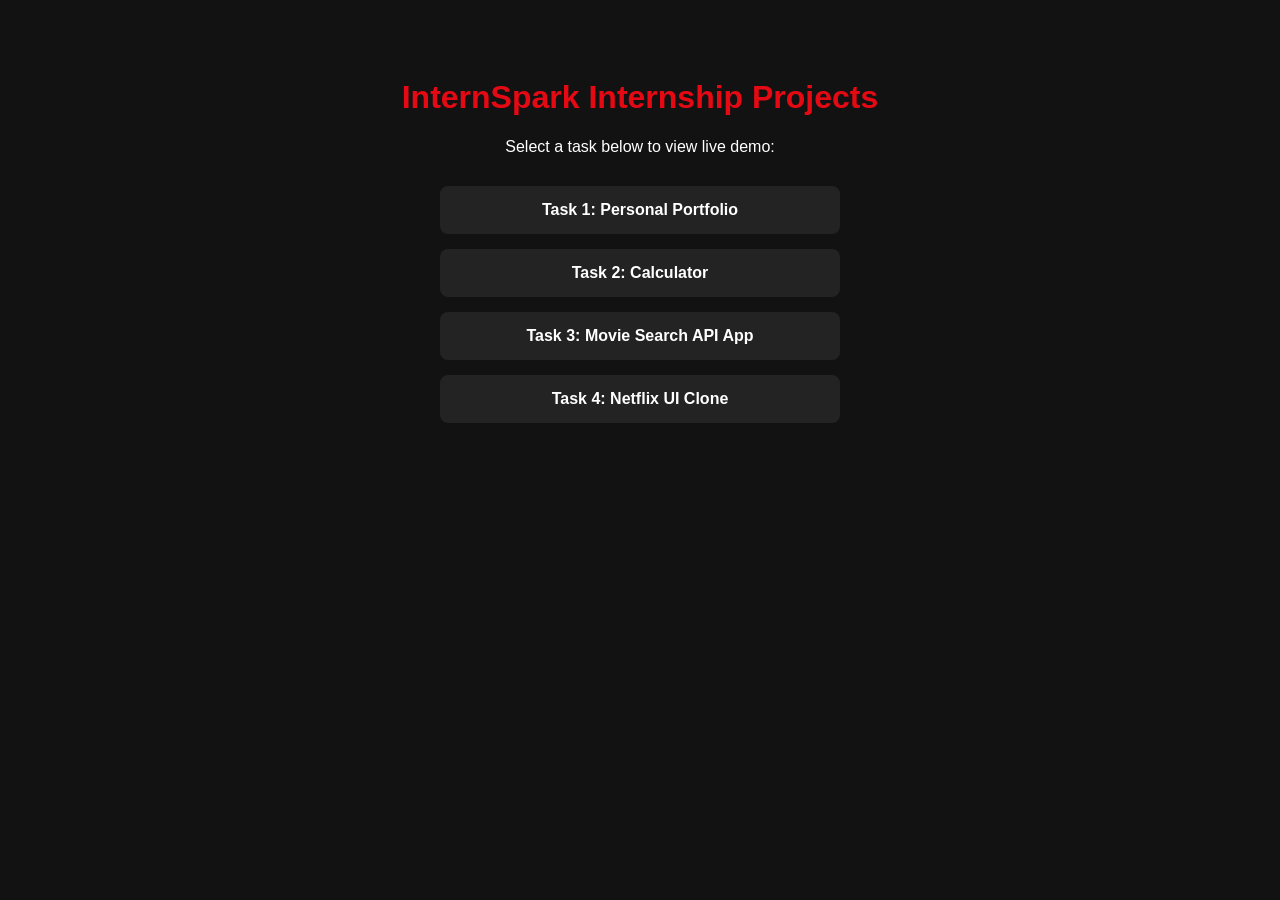
<file: index.html>
<!doctype html>
<html lang="en">
	<head>
		<meta charset="UTF-8" />
		<meta name="viewport" content="width=device-width, initial-scale=1.0" />
		<title>Mayank Raj - InternSpark Tasks</title>
		<style>
			body {
				font-family: Arial, sans-serif;
				background: #121212;
				color: #fff;
				text-align: center;
				padding: 50px;
			}
			h1 {
				color: #e50914;
			}
			.links {
				display: flex;
				flex-direction: column;
				gap: 15px;
				max-width: 400px;
				margin: 30px auto;
			}
			a {
				background: #232323;
				color: #fff;
				padding: 15px;
				border-radius: 8px;
				text-decoration: none;
				font-weight: bold;
				transition: 0.3s;
			}
			a:hover {
				background: #e50914;
			}
		</style>
	</head>
	<body>
		<h1>InternSpark Internship Projects</h1>
		<p>Select a task below to view live demo:</p>
		<div class="links">
			<a href="./task1-portfolio/">Task 1: Personal Portfolio</a>
			<a href="./task2-calculator/">Task 2: Calculator</a>
			<a href="./task3-api-project/">Task 3: Movie Search API App</a>
			<a href="./task4-ui-clone/">Task 4: Netflix UI Clone</a>
		</div>
	</body>
</html>
</file>
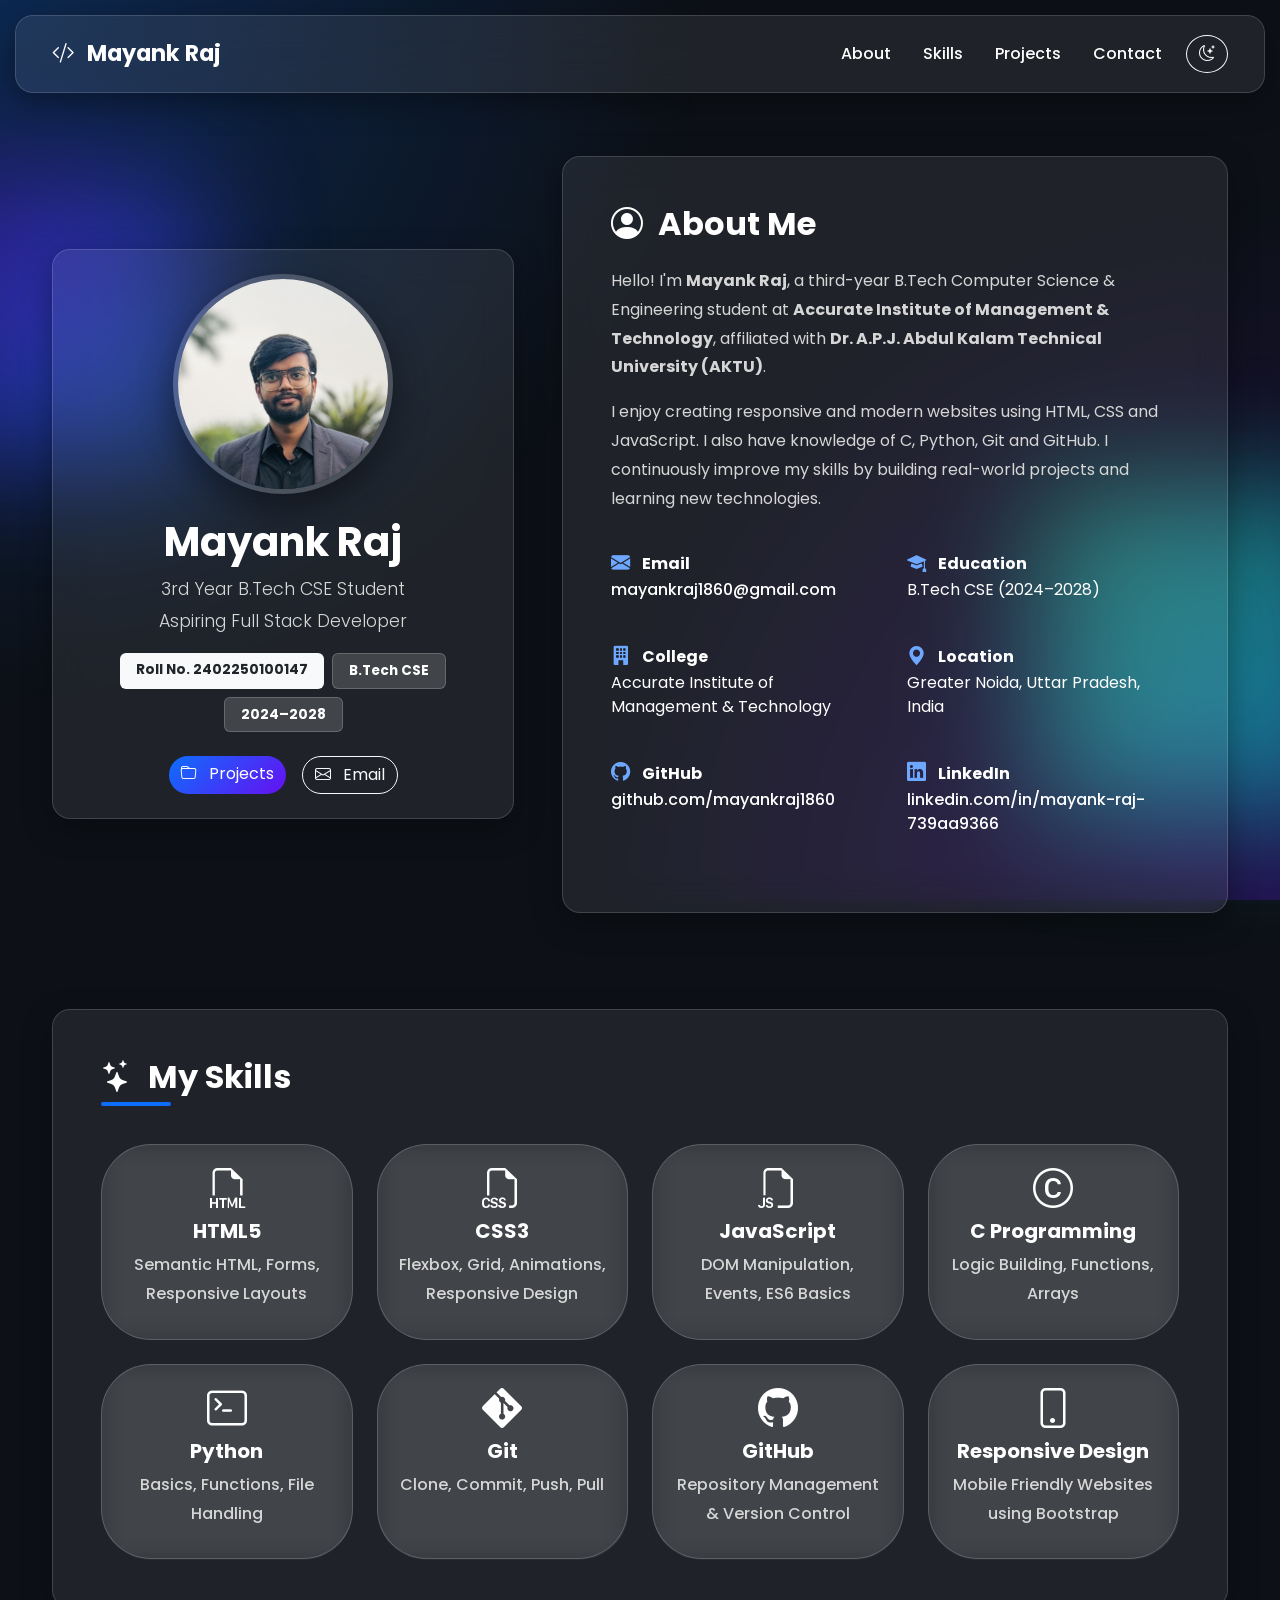
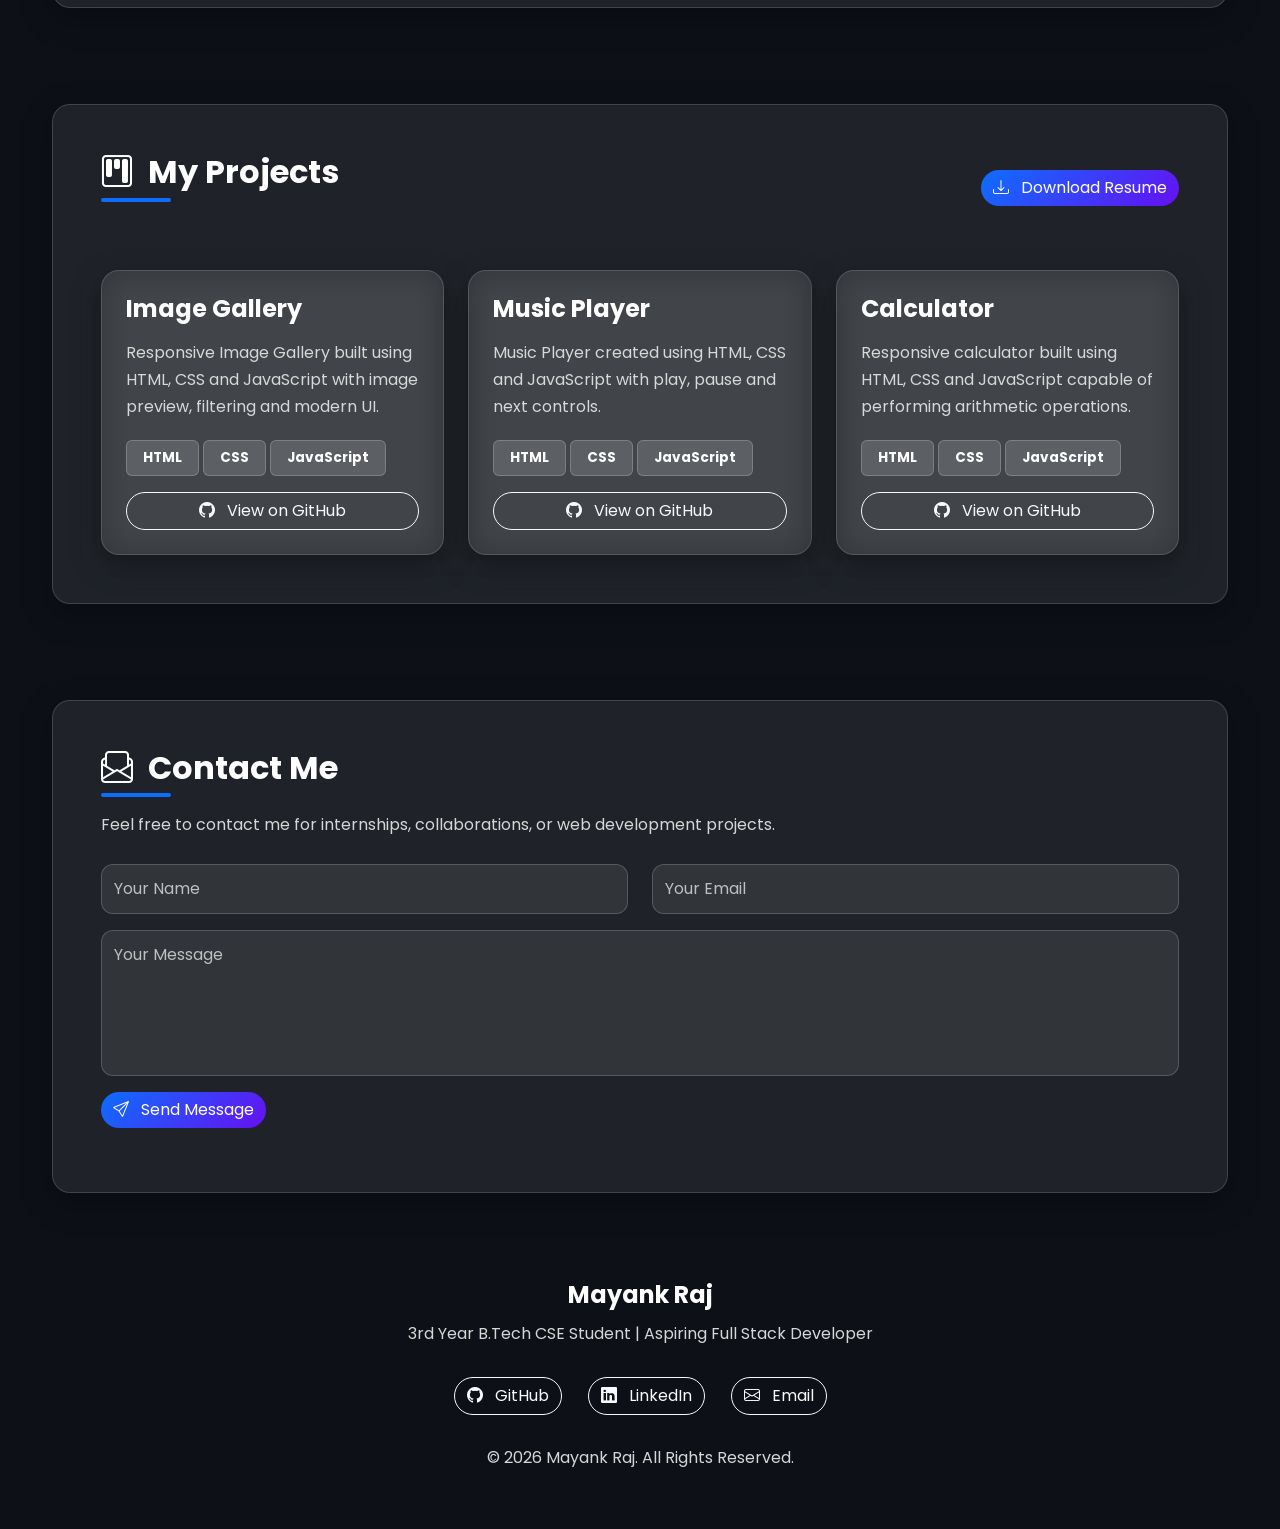
<file: task1-portfolio/index.html>
<!doctype html>
<html lang="en">
	<head>
		<meta charset="UTF-8" />

		<meta name="viewport" content="width=device-width, initial-scale=1.0" />

		<title>Mayank Raj | Portfolio</title>

		<!-- Bootstrap CSS -->

		<link
			href="https://cdn.jsdelivr.net/npm/bootstrap@5.3.3/dist/css/bootstrap.min.css"
			rel="stylesheet"
		/>

		<!-- Bootstrap Icons -->

		<link
			href="https://cdn.jsdelivr.net/npm/bootstrap-icons@1.11.3/font/bootstrap-icons.css"
			rel="stylesheet"
		/>

		<!-- Custom CSS -->

		<link rel="stylesheet" href="style.css" />
	</head>

	<body>
		<!-- ================= BACKGROUND ================= -->

		<div class="bg-grad"></div>

		<div class="blob blob-1"></div>

		<div class="blob blob-2"></div>

		<!-- ================= NAVBAR ================= -->

		<nav class="navbar navbar-expand-lg navbar-dark glassy py-3">
			<div class="container">
				<a class="navbar-brand fw-bold" href="#">
					<i class="bi bi-code-slash me-2"></i>

					Mayank Raj
				</a>

				<button
					class="navbar-toggler"
					type="button"
					data-bs-toggle="collapse"
					data-bs-target="#navbarNav"
				>
					<span class="navbar-toggler-icon"></span>
				</button>

				<div class="collapse navbar-collapse" id="navbarNav">
					<ul class="navbar-nav ms-auto align-items-lg-center gap-lg-3">
						<li class="nav-item">
							<a class="nav-link active" href="#about"> About </a>
						</li>

						<li class="nav-item">
							<a class="nav-link" href="#skills"> Skills </a>
						</li>

						<li class="nav-item">
							<a class="nav-link" href="#projects"> Projects </a>
						</li>

						<li class="nav-item">
							<a class="nav-link" href="#contact"> Contact </a>
						</li>

						<li class="nav-item">
							<button
								id="themeToggle"
								class="btn btn-outline-light rounded-circle"
							>
								<i class="bi bi-moon-stars"></i>
							</button>
						</li>
					</ul>
				</div>
			</div>
		</nav>

		<!-- ================= HERO ================= -->

		<header class="container py-5">
			<div class="row align-items-center g-5">
				<!-- LEFT COLUMN -->

				<div class="col-lg-5">
					<div class="profile-card glassy p-4 text-center">
						<img
							src="images/profile.jpg"
							alt="Mayank Raj"
							class="profile-img img-fluid mb-4"
						/>

						<h1>Mayank Raj</h1>

						<p class="lead">
							3rd Year B.Tech CSE Student

							<br />

							Aspiring Full Stack Developer
						</p>

						<div class="d-flex justify-content-center flex-wrap gap-2 mb-4">
							<span class="badge text-bg-light text-dark">
								Roll No. 2402250100147
							</span>

							<span class="badge glassy-badge"> B.Tech CSE </span>

							<span class="badge glassy-badge"> 2024–2028 </span>
						</div>

						<div class="d-flex justify-content-center gap-3">
							<a href="#projects" class="btn btn-primary">
								<i class="bi bi-folder me-2"></i>

								Projects
							</a>

							<a
								href="mailto:mayankraj1860@gmail.com"
								class="btn btn-outline-light"
							>
								<i class="bi bi-envelope me-2"></i>

								Email
							</a>
						</div>
					</div>
				</div>

				<!-- RIGHT COLUMN -->

				<div class="col-lg-7">
					<div id="about" class="glassy p-4 p-lg-5">
						<h2>
							<i class="bi bi-person-circle me-2"></i>

							About Me
						</h2>
						<p class="mt-4">
							Hello! I'm <strong>Mayank Raj</strong>, a third-year B.Tech
							Computer Science & Engineering student at
							<strong>Accurate Institute of Management & Technology</strong>,
							affiliated with
							<strong>Dr. A.P.J. Abdul Kalam Technical University (AKTU)</strong
							>.
						</p>

						<p>
							I enjoy creating responsive and modern websites using HTML, CSS
							and JavaScript. I also have knowledge of C, Python, Git and
							GitHub. I continuously improve my skills by building real-world
							projects and learning new technologies.
						</p>

						<div class="row mt-4">
							<div class="col-md-6 mb-3">
								<div class="info">
									<i class="bi bi-envelope-fill me-2"></i>

									<strong>Email</strong>

									<br />

									<a href="mailto:mayankraj1860@gmail.com" class="social-link">
										mayankraj1860@gmail.com
									</a>
								</div>
							</div>

							<div class="col-md-6 mb-3">
								<div class="info">
									<i class="bi bi-mortarboard-fill me-2"></i>

									<strong>Education</strong>

									<br />

									B.Tech CSE (2024–2028)
								</div>
							</div>

							<div class="col-md-6 mb-3">
								<div class="info">
									<i class="bi bi-building-fill me-2"></i>

									<strong>College</strong>

									<br />

									Accurate Institute of Management & Technology
								</div>
							</div>

							<div class="col-md-6 mb-3">
								<div class="info">
									<i class="bi bi-geo-alt-fill me-2"></i>

									<strong>Location</strong>

									<br />

									Greater Noida, Uttar Pradesh, India
								</div>
							</div>

							<div class="col-md-6 mb-3">
								<div class="info">
									<i class="bi bi-github me-2"></i>

									<strong>GitHub</strong>

									<br />

									<a
										href="https://github.com/mayankraj1860"
										target="_blank"
										class="social-link"
									>
										github.com/mayankraj1860
									</a>
								</div>
							</div>

							<div class="col-md-6 mb-3">
								<div class="info">
									<i class="bi bi-linkedin me-2"></i>

									<strong>LinkedIn</strong>

									<br />

									<a
										href="https://www.linkedin.com/in/mayank-raj-739aa9366"
										target="_blank"
										class="social-link"
									>
										linkedin.com/in/mayank-raj-739aa9366
									</a>
								</div>
							</div>
						</div>
					</div>
				</div>
			</div>
		</header>
		<!-- ================= SKILLS ================= -->

		<section id="skills" class="container py-5">
			<div class="glassy p-4 p-lg-5">
				<h2 class="mb-5">
					<i class="bi bi-stars me-2"></i>

					My Skills
				</h2>

				<div class="row g-4">
					<!-- HTML -->

					<div class="col-lg-3 col-md-6">
						<div class="skill-chip h-100 text-center">
							<i class="bi bi-filetype-html fs-1 mb-3"></i>

							<h5>HTML5</h5>

							<p>Semantic HTML, Forms, Responsive Layouts</p>
						</div>
					</div>

					<!-- CSS -->

					<div class="col-lg-3 col-md-6">
						<div class="skill-chip h-100 text-center">
							<i class="bi bi-filetype-css fs-1 mb-3"></i>

							<h5>CSS3</h5>

							<p>Flexbox, Grid, Animations, Responsive Design</p>
						</div>
					</div>

					<!-- JavaScript -->

					<div class="col-lg-3 col-md-6">
						<div class="skill-chip h-100 text-center">
							<i class="bi bi-filetype-js fs-1 mb-3"></i>

							<h5>JavaScript</h5>

							<p>DOM Manipulation, Events, ES6 Basics</p>
						</div>
					</div>

					<!-- C -->

					<div class="col-lg-3 col-md-6">
						<div class="skill-chip h-100 text-center">
							<i class="bi bi-c-circle fs-1 mb-3"></i>

							<h5>C Programming</h5>

							<p>Logic Building, Functions, Arrays</p>
						</div>
					</div>

					<!-- Python -->

					<div class="col-lg-3 col-md-6">
						<div class="skill-chip h-100 text-center">
							<i class="bi bi-terminal fs-1 mb-3"></i>

							<h5>Python</h5>

							<p>Basics, Functions, File Handling</p>
						</div>
					</div>

					<!-- Git -->

					<div class="col-lg-3 col-md-6">
						<div class="skill-chip h-100 text-center">
							<i class="bi bi-git fs-1 mb-3"></i>

							<h5>Git</h5>

							<p>Clone, Commit, Push, Pull</p>
						</div>
					</div>

					<!-- GitHub -->

					<div class="col-lg-3 col-md-6">
						<div class="skill-chip h-100 text-center">
							<i class="bi bi-github fs-1 mb-3"></i>

							<h5>GitHub</h5>

							<p>Repository Management & Version Control</p>
						</div>
					</div>

					<!-- Responsive -->

					<div class="col-lg-3 col-md-6">
						<div class="skill-chip h-100 text-center">
							<i class="bi bi-phone fs-1 mb-3"></i>

							<h5>Responsive Design</h5>

							<p>Mobile Friendly Websites using Bootstrap</p>
						</div>
					</div>
				</div>
			</div>
		</section>
		<!-- ================= PROJECTS ================= -->

		<section id="projects" class="container py-5">
			<div class="glassy p-4 p-lg-5">
				<div
					class="d-flex justify-content-between align-items-center flex-wrap mb-5"
				>
					<h2>
						<i class="bi bi-kanban me-2"></i>

						My Projects
					</h2>

					<a href="resume.pdf" download class="btn btn-primary">
						<i class="bi bi-download me-2"></i>

						Download Resume
					</a>
				</div>

				<div class="row g-4">
					<!-- Project 1 -->

					<div class="col-lg-4">
						<div class="project-card glassy h-100 p-4">
							<h4>Image Gallery</h4>

							<p>
								Responsive Image Gallery built using HTML, CSS and JavaScript
								with image preview, filtering and modern UI.
							</p>

							<div class="mb-3">
								<span class="badge glassy-badge">HTML</span>

								<span class="badge glassy-badge">CSS</span>

								<span class="badge glassy-badge">JavaScript</span>
							</div>

							<a
								href="https://github.com/mayankraj1860"
								target="_blank"
								class="btn btn-outline-light w-100"
							>
								<i class="bi bi-github me-2"></i>

								View on GitHub
							</a>
						</div>
					</div>

					<!-- Project 2 -->

					<div class="col-lg-4">
						<div class="project-card glassy h-100 p-4">
							<h4>Music Player</h4>

							<p>
								Music Player created using HTML, CSS and JavaScript with play,
								pause and next controls.
							</p>

							<div class="mb-3">
								<span class="badge glassy-badge">HTML</span>

								<span class="badge glassy-badge">CSS</span>

								<span class="badge glassy-badge">JavaScript</span>
							</div>

							<a
								href="https://github.com/mayankraj1860"
								target="_blank"
								class="btn btn-outline-light w-100"
							>
								<i class="bi bi-github me-2"></i>

								View on GitHub
							</a>
						</div>
					</div>

					<!-- Project 3 -->

					<div class="col-lg-4">
						<div class="project-card glassy h-100 p-4">
							<h4>Calculator</h4>

							<p>
								Responsive calculator built using HTML, CSS and JavaScript
								capable of performing arithmetic operations.
							</p>

							<div class="mb-3">
								<span class="badge glassy-badge">HTML</span>

								<span class="badge glassy-badge">CSS</span>

								<span class="badge glassy-badge">JavaScript</span>
							</div>

							<a
								href="https://github.com/mayankraj1860"
								target="_blank"
								class="btn btn-outline-light w-100"
							>
								<i class="bi bi-github me-2"></i>

								View on GitHub
							</a>
						</div>
					</div>
				</div>
			</div>
		</section>
		<!-- ================= CONTACT ================= -->

		<section id="contact" class="container py-5">
			<div class="glassy p-4 p-lg-5">
				<h2 class="mb-4">
					<i class="bi bi-envelope-paper me-2"></i>

					Contact Me
				</h2>

				<p class="mb-4">
					Feel free to contact me for internships, collaborations, or web
					development projects.
				</p>

				<form onsubmit="handleSubmit(event)">
					<div class="row">
						<div class="col-md-6 mb-3">
							<input
								type="text"
								class="form-control glass-input"
								placeholder="Your Name"
								required
							/>
						</div>

						<div class="col-md-6 mb-3">
							<input
								type="email"
								class="form-control glass-input"
								placeholder="Your Email"
								required
							/>
						</div>
					</div>

					<div class="mb-3">
						<textarea
							rows="5"
							class="form-control glass-input"
							placeholder="Your Message"
							required
						></textarea>
					</div>

					<button class="btn btn-primary">
						<i class="bi bi-send me-2"></i>

						Send Message
					</button>

					<p id="formMsg" class="mt-3"></p>
				</form>
			</div>
		</section>

		<!-- ================= FOOTER ================= -->

		<footer>
			<div class="container">
				<h4>Mayank Raj</h4>

				<p>3rd Year B.Tech CSE Student | Aspiring Full Stack Developer</p>

				<div class="d-flex justify-content-center flex-wrap gap-3 my-4">
					<a
						href="https://github.com/mayankraj1860"
						target="_blank"
						class="btn btn-outline-light"
					>
						<i class="bi bi-github me-2"></i>

						GitHub
					</a>

					<a
						href="https://www.linkedin.com/in/mayank-raj-739aa9366"
						target="_blank"
						class="btn btn-outline-light"
					>
						<i class="bi bi-linkedin me-2"></i>

						LinkedIn
					</a>

					<a
						href="mailto:mayankraj1860@gmail.com"
						class="btn btn-outline-light"
					>
						<i class="bi bi-envelope me-2"></i>

						Email
					</a>
				</div>

				<p>© 2026 Mayank Raj. All Rights Reserved.</p>
			</div>
		</footer>

		<!-- Bootstrap JS -->

		<script src="https://cdn.jsdelivr.net/npm/bootstrap@5.3.3/dist/js/bootstrap.bundle.min.js"></script>

		<!-- Custom JS -->

		<script src="app.js"></script>
	</body>
</html>
</file>
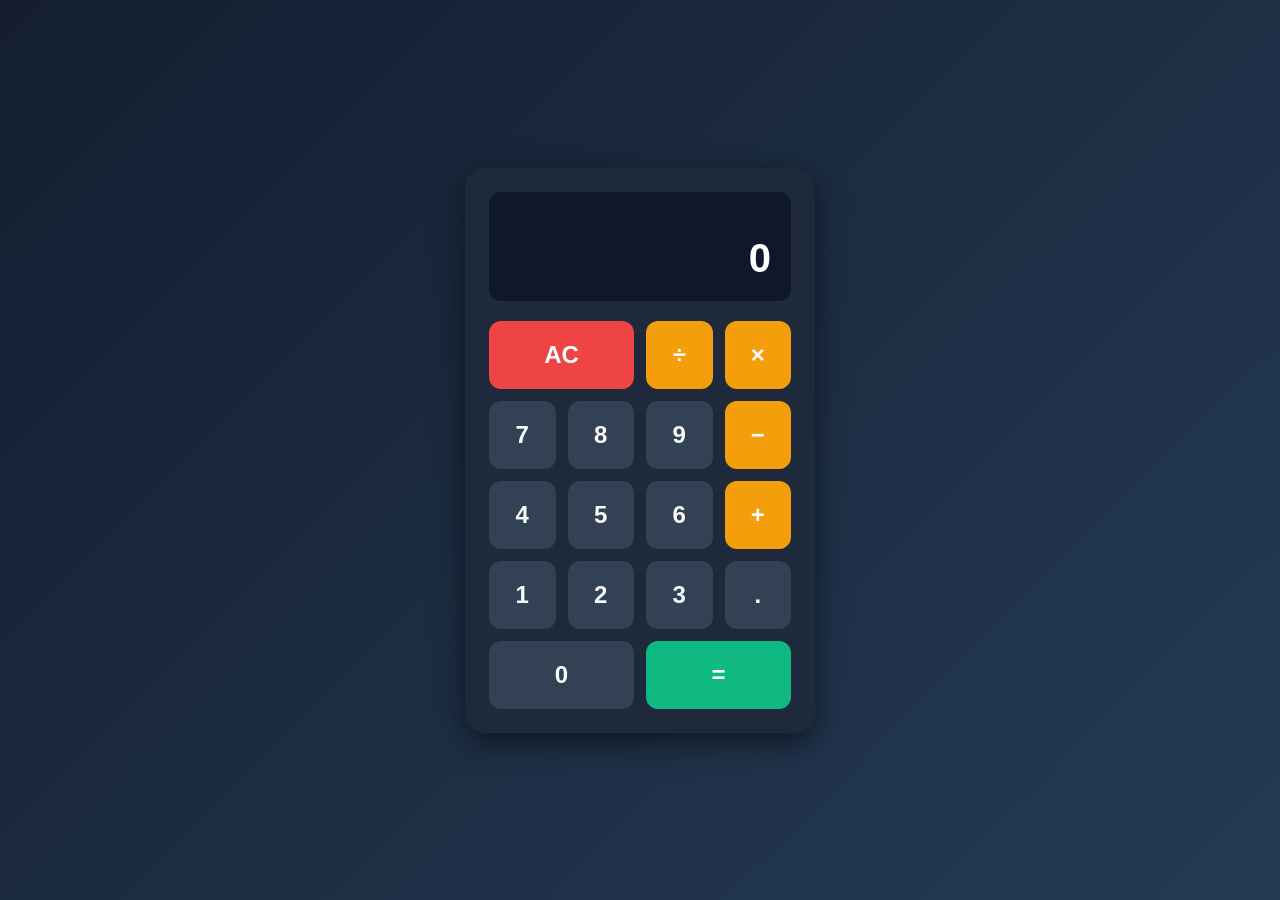
<file: task2-calculator/index.html>
<!doctype html>
<html lang="en">
	<head>
		<meta charset="UTF-8" />
		<meta name="viewport" content="width=device-width, initial-scale=1.0" />
		<title>Modern Calculator</title>
		<link rel="stylesheet" href="style.css" />
	</head>
	<body>
		<div class="calculator">
			<div class="screen">
				<div class="preview" id="preview"></div>
				<div class="display" id="display">0</div>
			</div>
			<div class="buttons">
				<button class="clear" id="clearBtn" data-key="Escape">AC</button>
				<button class="operator" data-op="/" data-key="/">÷</button>
				<button class="operator" data-op="*" data-key="*">×</button>

				<button class="number" data-key="7">7</button>
				<button class="number" data-key="8">8</button>
				<button class="number" data-key="9">9</button>
				<button class="operator" data-op="-" data-key="-">−</button>

				<button class="number" data-key="4">4</button>
				<button class="number" data-key="5">5</button>
				<button class="number" data-key="6">6</button>
				<button class="operator" data-op="+" data-key="+">+</button>

				<button class="number" data-key="1">1</button>
				<button class="number" data-key="2">2</button>
				<button class="number" data-key="3">3</button>
				<button class="number" data-key=".">.</button>

				<button class="number zero" data-key="0">0</button>
				<button class="equal" id="equalBtn" data-key="Enter">=</button>
			</div>
		</div>

		<script src="script.js"></script>
	</body>
</html>
</file>
<file: task1-portfolio/style.css>
/*==================================================
        GOOGLE FONT
==================================================*/

@import url("https://fonts.googleapis.com/css2?family=Poppins:wght@300;400;500;600;700;800&display=swap");

/*==================================================
        ROOT COLORS
==================================================*/

:root {
	--bg-color: #0d1117;
	--card-bg: rgba(255, 255, 255, 0.08);

	--primary: #0d6efd;
	--secondary: #6610f2;

	--text: #ffffff;
	--text-light: #d6d6d6;

	--border: rgba(255, 255, 255, 0.15);

	--shadow: 0 10px 30px rgba(0, 0, 0, 0.35);
}

/*==================================================
        RESET
==================================================*/

* {
	margin: 0;
	padding: 0;
	box-sizing: border-box;
}

html {
	scroll-behavior: smooth;
}

body {
	font-family: "Poppins", sans-serif;

	background: var(--bg-color);

	color: var(--text);

	overflow-x: hidden;

	transition: 0.4s;
}

/*==================================================
        BACKGROUND
==================================================*/

.bg-grad {
	position: fixed;

	inset: 0;

	z-index: -3;

	background:
		radial-gradient(
			circle at top left,
			rgba(13, 110, 253, 0.25),
			transparent 45%
		),
		radial-gradient(
			circle at bottom right,
			rgba(102, 16, 242, 0.25),
			transparent 45%
		);
}

.blob {
	position: fixed;

	filter: blur(60px);

	opacity: 0.55;

	z-index: -2;

	animation: float 18s ease-in-out infinite;
}

.blob-1 {
	width: 280px;

	height: 280px;

	left: -80px;

	top: 20%;

	background: linear-gradient(135deg, #6610f2, #0d6efd);
}

.blob-2 {
	width: 320px;

	height: 320px;

	right: -80px;

	bottom: 10%;

	background: linear-gradient(135deg, #20c997, #0dcaf0);

	animation-delay: -5s;
}

@keyframes float {
	0%,
	100% {
		transform: translateY(0);
	}

	50% {
		transform: translateY(-20px) translateX(12px) rotate(4deg);
	}
}

/*==================================================
        GLASS EFFECT
==================================================*/

.glassy {
	background: var(--card-bg);

	border: 1px solid var(--border);

	border-radius: 18px;

	backdrop-filter: blur(18px);

	-webkit-backdrop-filter: blur(18px);

	box-shadow: var(--shadow);
}

.glassy-badge {
	background: rgba(255, 255, 255, 0.15);

	border: 1px solid rgba(255, 255, 255, 0.2);

	color: #fff;

	padding: 8px 15px;
}

/*==================================================
        CONTAINER
==================================================*/

.container {
	max-width: 1200px;
}

/*==================================================
        SECTION
==================================================*/

section {
	padding: 80px 0;
}

h1,
h2,
h3,
h4,
h5 {
	font-weight: 700;
}

p {
	color: var(--text-light);

	line-height: 1.8;
}
/*==================================================
        NAVBAR
==================================================*/

.navbar {
	margin: 15px;

	border-radius: 18px;
}

.navbar-brand {
	font-size: 1.4rem;

	font-weight: 700;
}

.nav-link {
	color: #ffffff !important;

	transition: 0.3s;

	font-weight: 500;
}

.nav-link:hover {
	color: #6ea8fe !important;
}

.nav-link.active {
	color: #0d6efd !important;
}

/*==================================================
        PROFILE CARD
==================================================*/

.profile-card {
	transition: 0.35s;
}

.profile-card:hover {
	transform: translateY(-8px);
}

.profile-img {
	width: 220px;

	height: 220px;

	border-radius: 50%;

	object-fit: cover;

	border: 5px solid rgba(255, 255, 255, 0.2);

	box-shadow: 0 15px 35px rgba(0, 0, 0, 0.4);
}

/*==================================================
        HERO
==================================================*/

header {
	min-height: 85vh;

	display: flex;

	align-items: center;
}

.lead {
	color: #d8d8d8;

	font-size: 1.1rem;
}

/*==================================================
        BUTTONS
==================================================*/

.btn {
	transition: 0.3s;

	border-radius: 50px;
}

.btn-primary {
	border: none;

	background: linear-gradient(135deg, #0d6efd, #6610f2);
}

.btn-primary:hover {
	transform: translateY(-3px);

	box-shadow: 0 10px 25px rgba(13, 110, 253, 0.35);
}

.btn-outline-light:hover {
	background: #fff;

	color: #111;
}

/*==================================================
        ABOUT
==================================================*/

.info {
	padding: 12px 0;

	color: #ffffff;
}

.info i {
	color: #6ea8fe;

	font-size: 1.2rem;
}

.info a {
	color: #fff;

	text-decoration: none;
}

.info a:hover {
	color: #6ea8fe;
}

/*==================================================
        BADGES
==================================================*/

.badge {
	font-size: 0.85rem;

	padding: 10px 16px;
}

/*==================================================
        SECTION TITLE
==================================================*/

section h2 {
	margin-bottom: 30px;

	position: relative;
}

section h2::after {
	content: "";

	width: 70px;

	height: 4px;

	background: #0d6efd;

	position: absolute;

	left: 0;

	bottom: -10px;

	border-radius: 10px;
}

/*==================================================
        SKILLS
==================================================*/

.skill-chip {
	padding: 14px 18px;

	border-radius: 50px;

	text-align: center;

	cursor: pointer;

	background: rgba(255, 255, 255, 0.08);

	border: 1px solid rgba(255, 255, 255, 0.18);

	backdrop-filter: blur(12px);

	transition: 0.35s;

	font-weight: 500;
}

.skill-chip:hover {
	transform: translateY(-5px);

	background: linear-gradient(135deg, #0d6efd, #6610f2);

	color: #fff;

	box-shadow: 0 10px 25px rgba(13, 110, 253, 0.35);
}
/*==================================================
        PROJECTS
==================================================*/

.project-card {
	height: 100%;

	padding: 25px;

	border-radius: 18px;

	background: rgba(255, 255, 255, 0.08);

	border: 1px solid rgba(255, 255, 255, 0.15);

	backdrop-filter: blur(15px);

	transition: 0.35s;
}

.project-card:hover {
	transform: translateY(-8px);

	box-shadow: 0 15px 35px rgba(0, 0, 0, 0.35);
}

.project-card h4 {
	margin-bottom: 15px;

	color: #fff;
}

.project-card p {
	color: #d8d8d8;

	margin-bottom: 20px;

	line-height: 1.7;
}

/*==================================================
        CONTACT FORM
==================================================*/

.form-label {
	color: #fff;

	font-weight: 500;
}

.glass-input {
	background: rgba(255, 255, 255, 0.08);

	border: 1px solid rgba(255, 255, 255, 0.18);

	color: #fff;

	border-radius: 12px;

	padding: 12px;

	transition: 0.3s;
}

.glass-input::placeholder {
	color: #bfbfbf;
}

.glass-input:focus {
	background: rgba(255, 255, 255, 0.12);

	color: #fff;

	border-color: #0d6efd;

	box-shadow: none;
}

textarea {
	resize: none;
}

/*==================================================
        FOOTER
==================================================*/

footer {
	padding: 40px 0;

	text-align: center;

	color: #cfcfcf;
}

footer h4 {
	color: #fff;

	margin-bottom: 10px;
}

footer a {
	margin: 5px;
}

/*==================================================
        THEME BUTTON
==================================================*/

#themeToggle {
	transition: 0.3s;
}

#themeToggle:hover {
	transform: rotate(20deg);
}

/*==================================================
        SCROLLBAR
==================================================*/

::-webkit-scrollbar {
	width: 10px;
}

::-webkit-scrollbar-track {
	background: #111827;
}

::-webkit-scrollbar-thumb {
	background: #0d6efd;

	border-radius: 20px;
}

::-webkit-scrollbar-thumb:hover {
	background: #5f9dff;
}

/*==================================================
        RESPONSIVE
==================================================*/

@media (max-width: 992px) {
	.profile-card {
		margin-bottom: 35px;
	}
}

@media (max-width: 768px) {
	.profile-img {
		width: 180px;

		height: 180px;
	}

	.navbar {
		margin: 8px;
	}

	.project-card {
		margin-bottom: 20px;
	}

	.btn {
		width: 100%;

		margin-top: 10px;
	}
}

@media (max-width: 576px) {
	h1 {
		font-size: 1.9rem;
	}

	.lead {
		font-size: 1rem;
	}

	.skill-chip {
		font-size: 0.9rem;

		padding: 12px;
	}
}
/*==================================================
                LIGHT MODE
==================================================*/

body.light-mode {
	--bg-color: #f5f7ff;
	--card-bg: rgba(255, 255, 255, 0.82);

	--text: #111827;
	--text-light: #4b5563;

	--border: rgba(0, 0, 0, 0.08);

	background: #f5f7ff;

	color: var(--text);
}

/* Background */

body.light-mode .bg-grad {
	background:
		radial-gradient(
			circle at top left,
			rgba(59, 130, 246, 0.18),
			transparent 45%
		),
		radial-gradient(
			circle at bottom right,
			rgba(139, 92, 246, 0.18),
			transparent 45%
		);
}

body.light-mode .blob {
	opacity: 0.22;
}

/* Glass Cards */

body.light-mode .glassy,
body.light-mode .project-card {
	background: rgba(255, 255, 255, 0.82);

	border: 1px solid rgba(0, 0, 0, 0.08);

	color: #111827;
}

/* Heading */

body.light-mode h1,
body.light-mode h2,
body.light-mode h3,
body.light-mode h4,
body.light-mode h5,
body.light-mode h6 {
	color: #111827 !important;
}

/* Paragraph */

body.light-mode p {
	color: #4b5563 !important;
}

body.light-mode .lead {
	color: #374151 !important;
}

/* Navbar */

body.light-mode .navbar {
	background: rgba(255, 255, 255, 0.88);
}

body.light-mode .navbar-brand {
	color: #111827 !important;
}

body.light-mode .nav-link {
	color: #374151 !important;
}

body.light-mode .nav-link:hover {
	color: #0d6efd !important;
}

/* About */

body.light-mode .info {
	color: #111827;
}

body.light-mode .info a {
	color: #111827;
}

body.light-mode .info a:hover {
	color: #0d6efd;
}

/* Skills */

body.light-mode .skill-chip {
	background: #ffffff;

	color: #111827;

	border: 1px solid #d1d5db;
}

body.light-mode .skill-chip:hover {
	background: linear-gradient(135deg, #0d6efd, #6610f2);

	color: #ffffff;
}

/* Badges */

body.light-mode .glassy-badge {
	background: #0d6efd;

	color: #ffffff;

	border: none;
}

body.light-mode .badge.text-bg-light {
	background: #111827 !important;

	color: #ffffff !important;
}

/* Buttons */

body.light-mode .btn-outline-light {
	color: #111827;

	border: 1px solid #111827;
}

body.light-mode .btn-outline-light:hover {
	background: #111827;

	color: #ffffff;
}

/* Contact */

body.light-mode .glass-input {
	background: #ffffff;

	color: #111827;

	border: 1px solid #d1d5db;
}

body.light-mode .glass-input::placeholder {
	color: #6b7280;
}

body.light-mode .glass-input:focus {
	border-color: #0d6efd;

	color: #111827;

	background: #ffffff;
}

/* Footer */

body.light-mode footer {
	color: #4b5563;
}

body.light-mode footer h4 {
	color: #111827;
}

/* Scrollbar */

body.light-mode::-webkit-scrollbar-track {
	background: #e5e7eb;
}

body.light-mode::-webkit-scrollbar-thumb {
	background: #0d6efd;
}

/* Smooth Transition */

body,
.navbar,
.glassy,
.project-card,
.skill-chip,
.glass-input,
.btn,
.nav-link,
.info,
footer {
	transition: 0.35s ease;
}

.nav-link.active {
	color: #0d6efd;
	font-weight: 600;
}

/* ===============================
        Social Links
================================ */

.social-link {
	color: #ffffff;

	text-decoration: none;

	font-weight: 500;

	transition: 0.3s;
}

.social-link:hover {
	color: #0d6efd;
}

/* Light Mode */

body.light-mode .social-link {
	color: #111827;
}

body.light-mode .social-link:hover {
	color: #0d6efd;
}
</file>
<file: task2-calculator/style.css>
* {
	box-sizing: border-box;
	margin: 0;
	padding: 0;
	font-family: "Segoe UI", Tahoma, Geneva, Verdana, sans-serif;
}

body {
	display: flex;
	justify-content: center;
	align-items: center;
	min-height: 100vh;
	background: linear-gradient(135deg, #141e30, #243b55);
}

.calculator {
	background-color: #1e293b;
	padding: 24px;
	border-radius: 20px;
	box-shadow: 0 10px 30px rgba(0, 0, 0, 0.5);
	width: 350px;
}

.screen {
	background-color: #0f172a;
	padding: 20px;
	border-radius: 12px;
	text-align: right;
	margin-bottom: 20px;
	min-height: 100px;
	display: flex;
	flex-direction: column;
	justify-content: space-between;
	word-break: break-all;
}

.preview {
	color: #94a3b8;
	font-size: 1.1rem;
	min-height: 1.5rem;
}

.display {
	color: #ffffff;
	font-size: 2.5rem;
	font-weight: 600;
	overflow-x: auto;
}

.buttons {
	display: grid;
	grid-template-columns: repeat(4, 1fr);
	gap: 12px;
}

button {
	padding: 20px;
	border: none;
	border-radius: 12px;
	font-size: 1.5rem;
	font-weight: 600;
	cursor: pointer;
	transition: all 0.1s ease;
	background-color: #334155;
	color: #f8fafc;
}

button:hover {
	background-color: #475569;
	transform: translateY(-2px);
}

/* Mouse click and Keyboard trigger visual effect */
button:active,
button.kbd-active {
	transform: scale(0.95) !important;
	background-color: #64748b !important;
	box-shadow: inset 0 4px 6px rgba(0, 0, 0, 0.4);
}

button.operator {
	background-color: #f59e0b;
	color: #ffffff;
}

button.operator:hover {
	background-color: #d97706;
}

button.operator.kbd-active {
	background-color: #b45309 !important;
}

button.clear {
	background-color: #ef4444;
	color: #ffffff;
	grid-column: span 2;
}

button.clear:hover {
	background-color: #dc2626;
}

button.clear.kbd-active {
	background-color: #b91c1c !important;
}

button.equal {
	background-color: #10b981;
	color: #ffffff;
	grid-column: span 2;
}

button.equal:hover {
	background-color: #059669;
}

button.equal.kbd-active {
	background-color: #047857 !important;
}

button.zero {
	grid-column: span 2;
}
</file>
